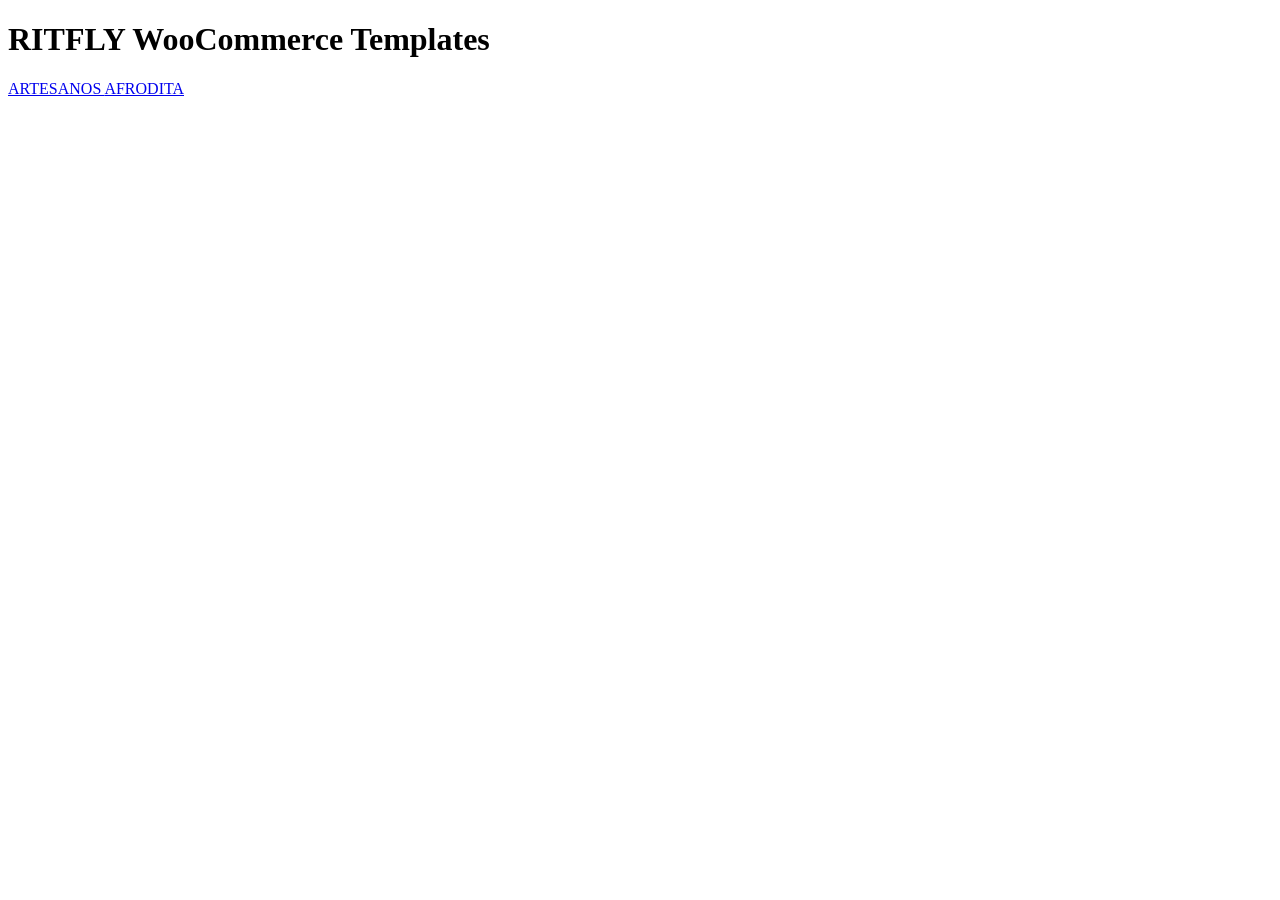
<file: index.html>
<!doctype html>
<html lang="es">
<head>
    <meta charset="utf-8">
    <meta name="viewport" content="width=device-width, initial-scale=1">
    <title>RITFLY — WooCommerce Templates</title>
</head>
<body>
    <h1>RITFLY WooCommerce Templates</h1>

    <a href="./artesanos/">
        ARTESANOS
    </a>
    <a href="./afrodita/">
        AFRODITA
    </a>
</body>
</html>
</file>
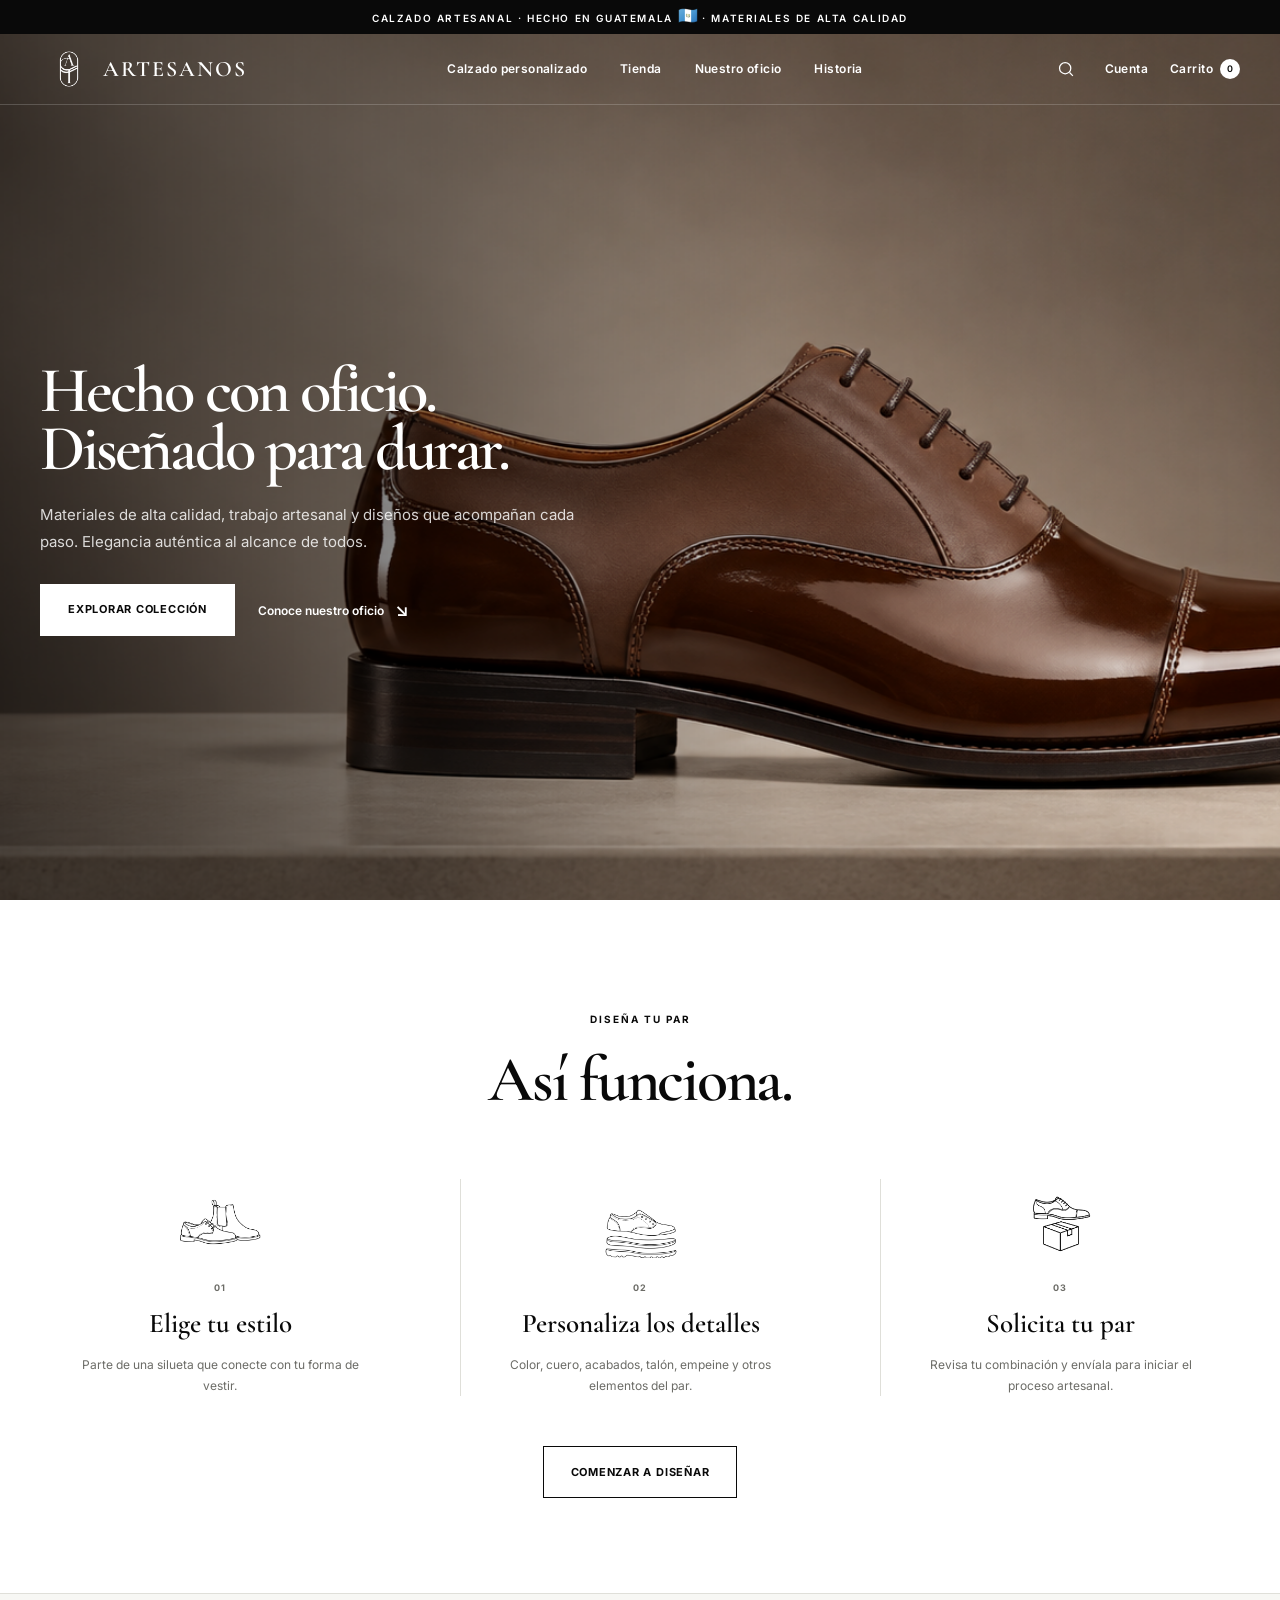
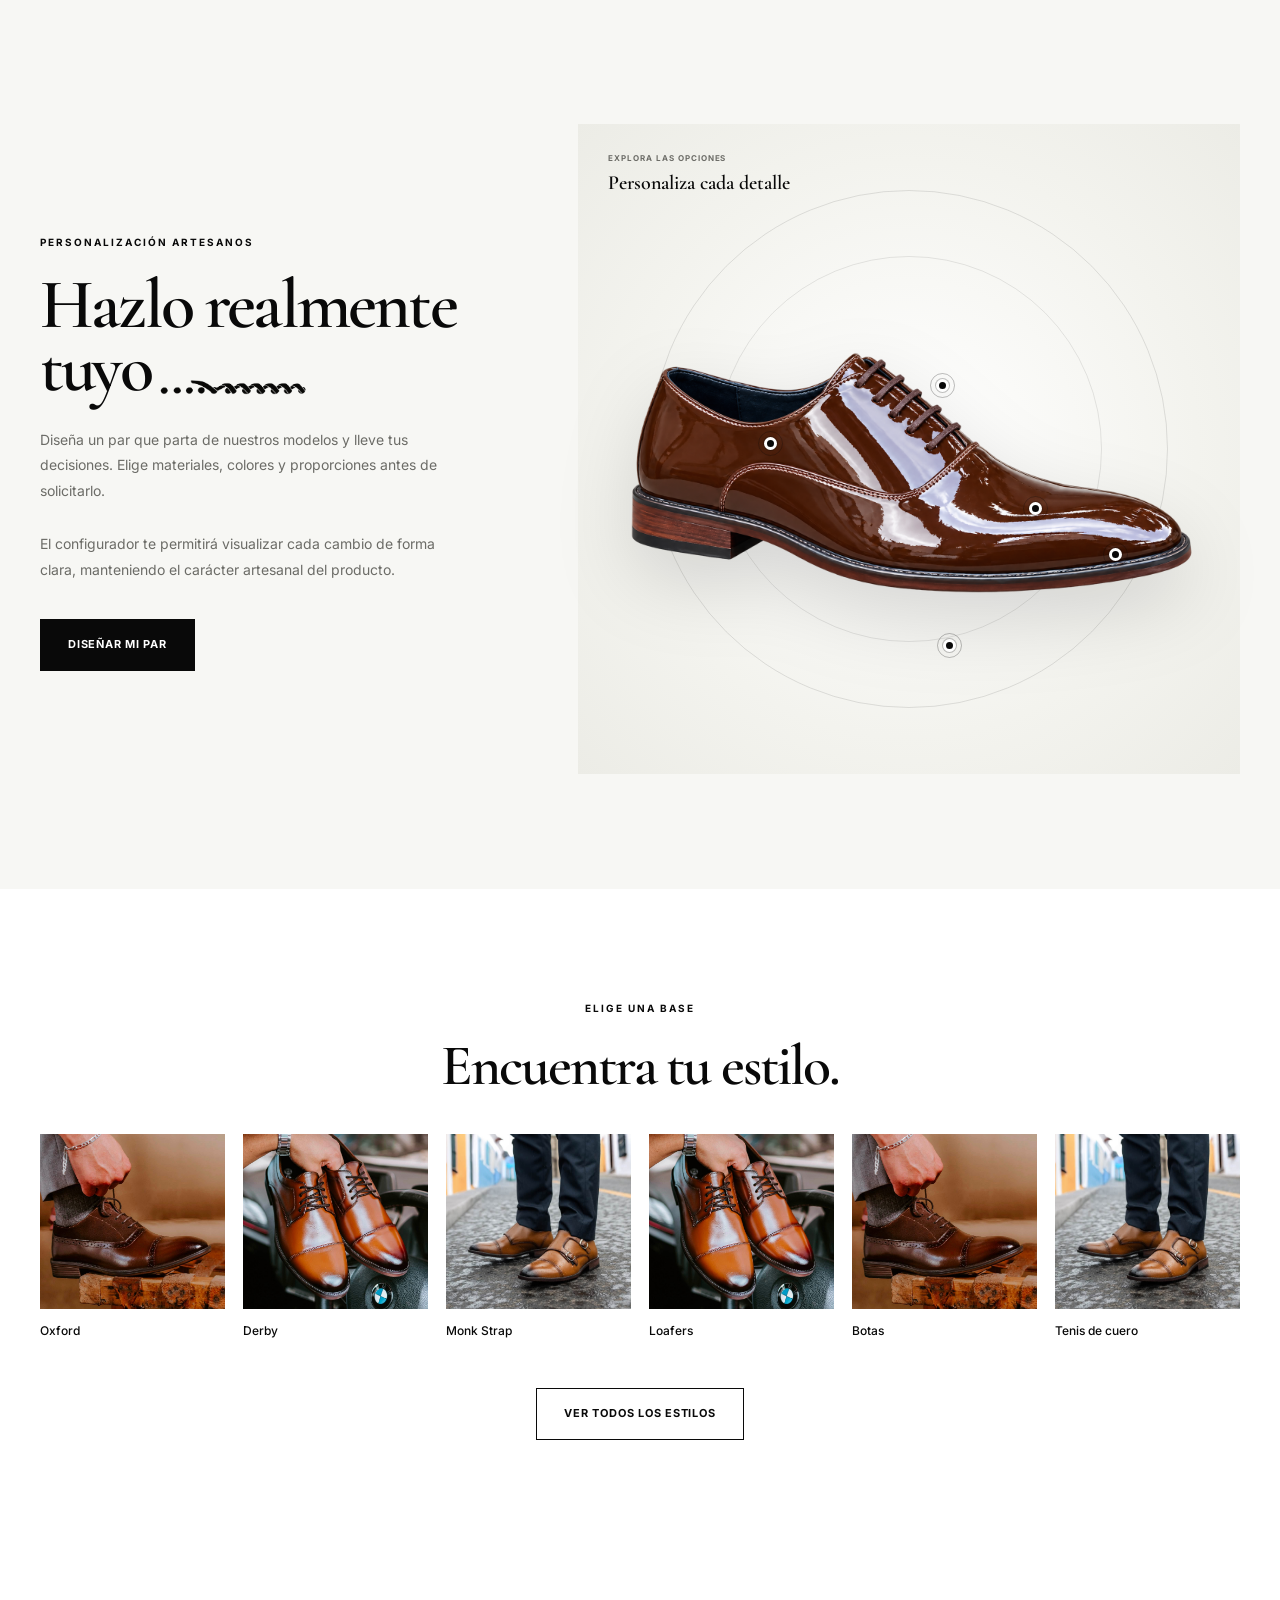
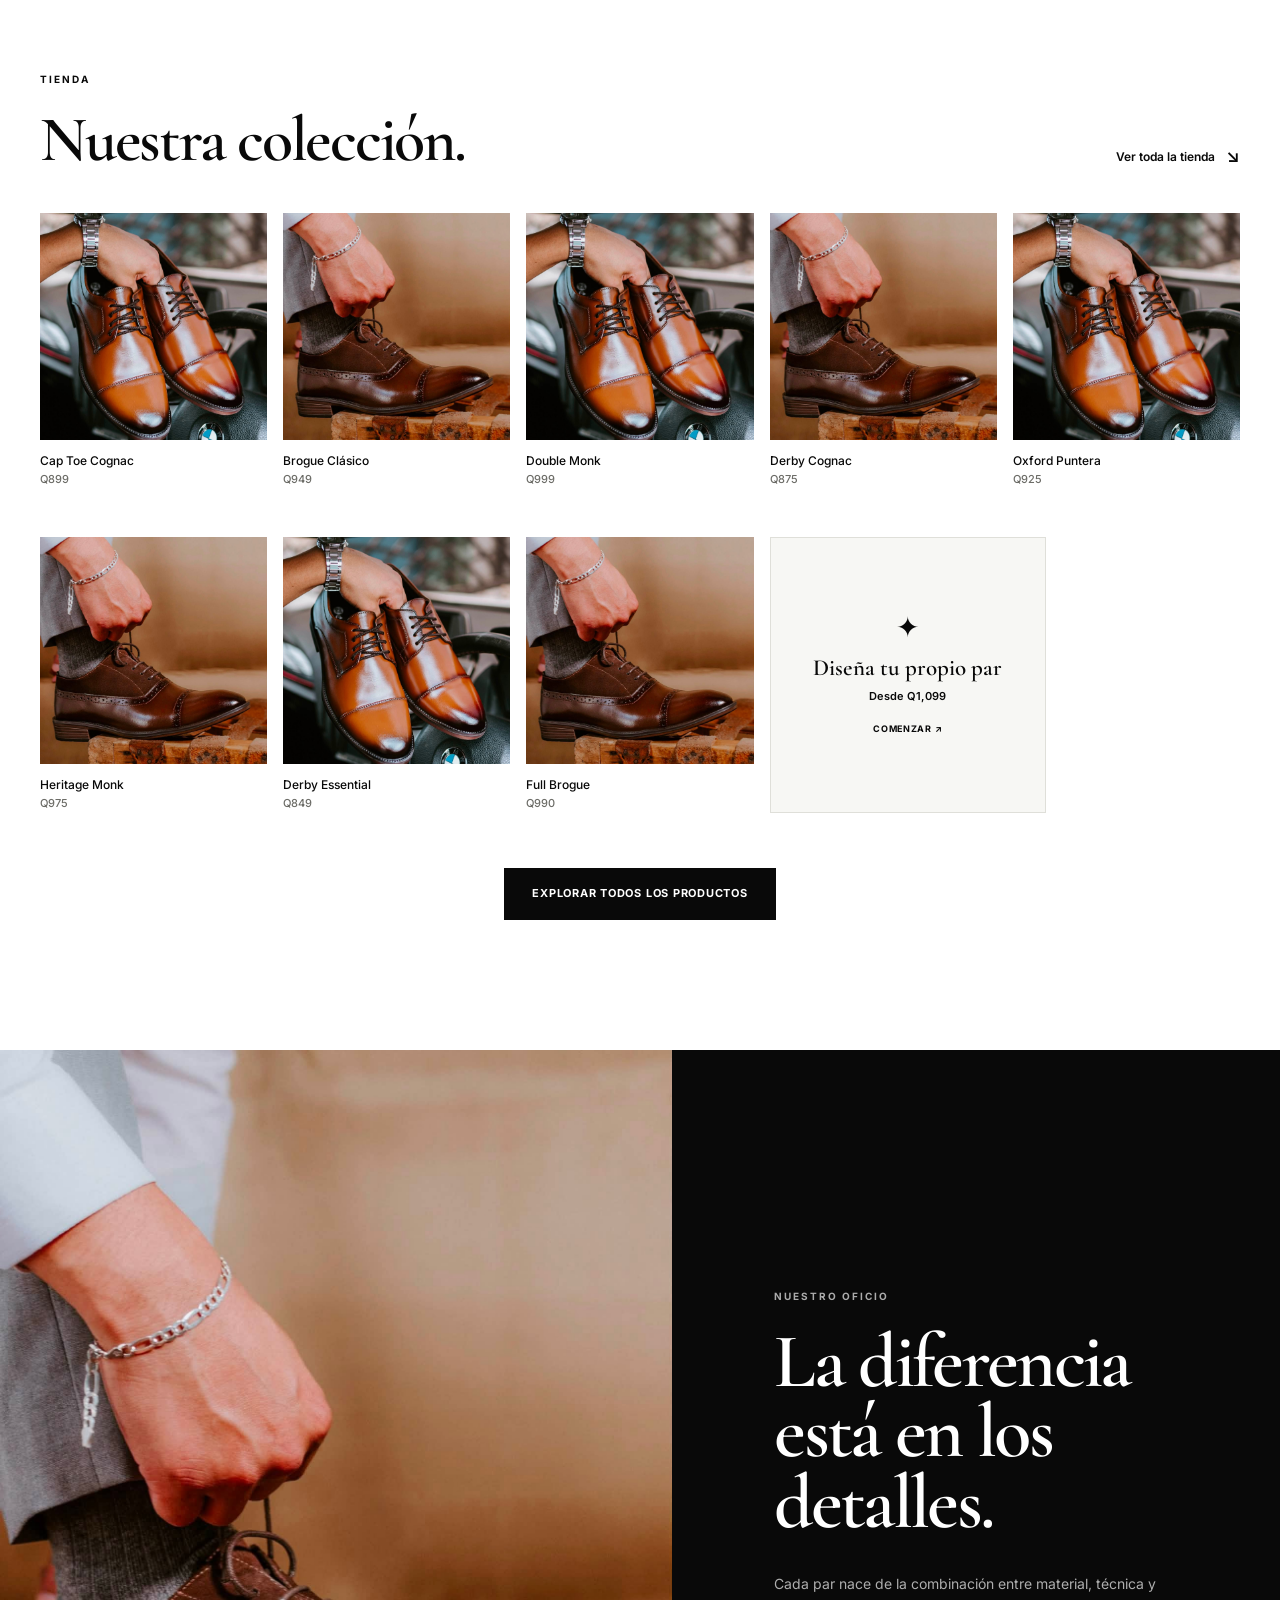
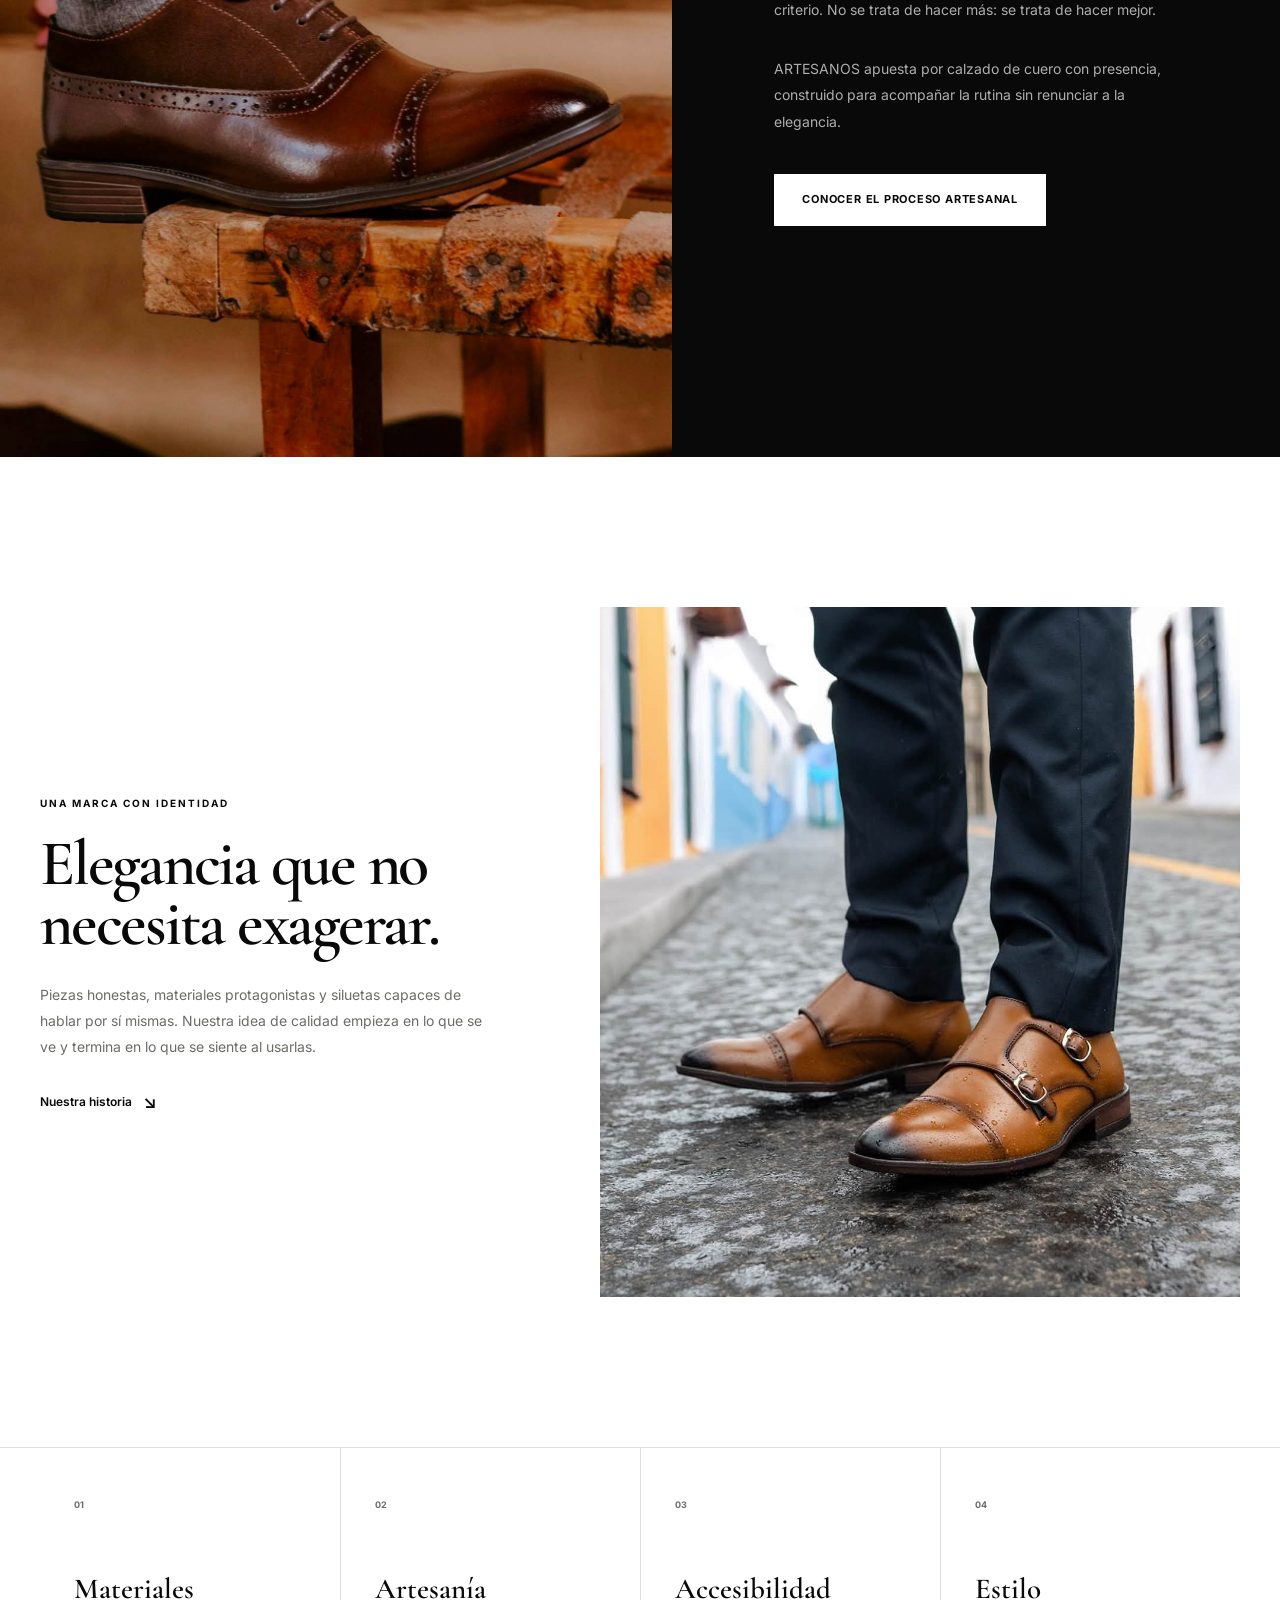
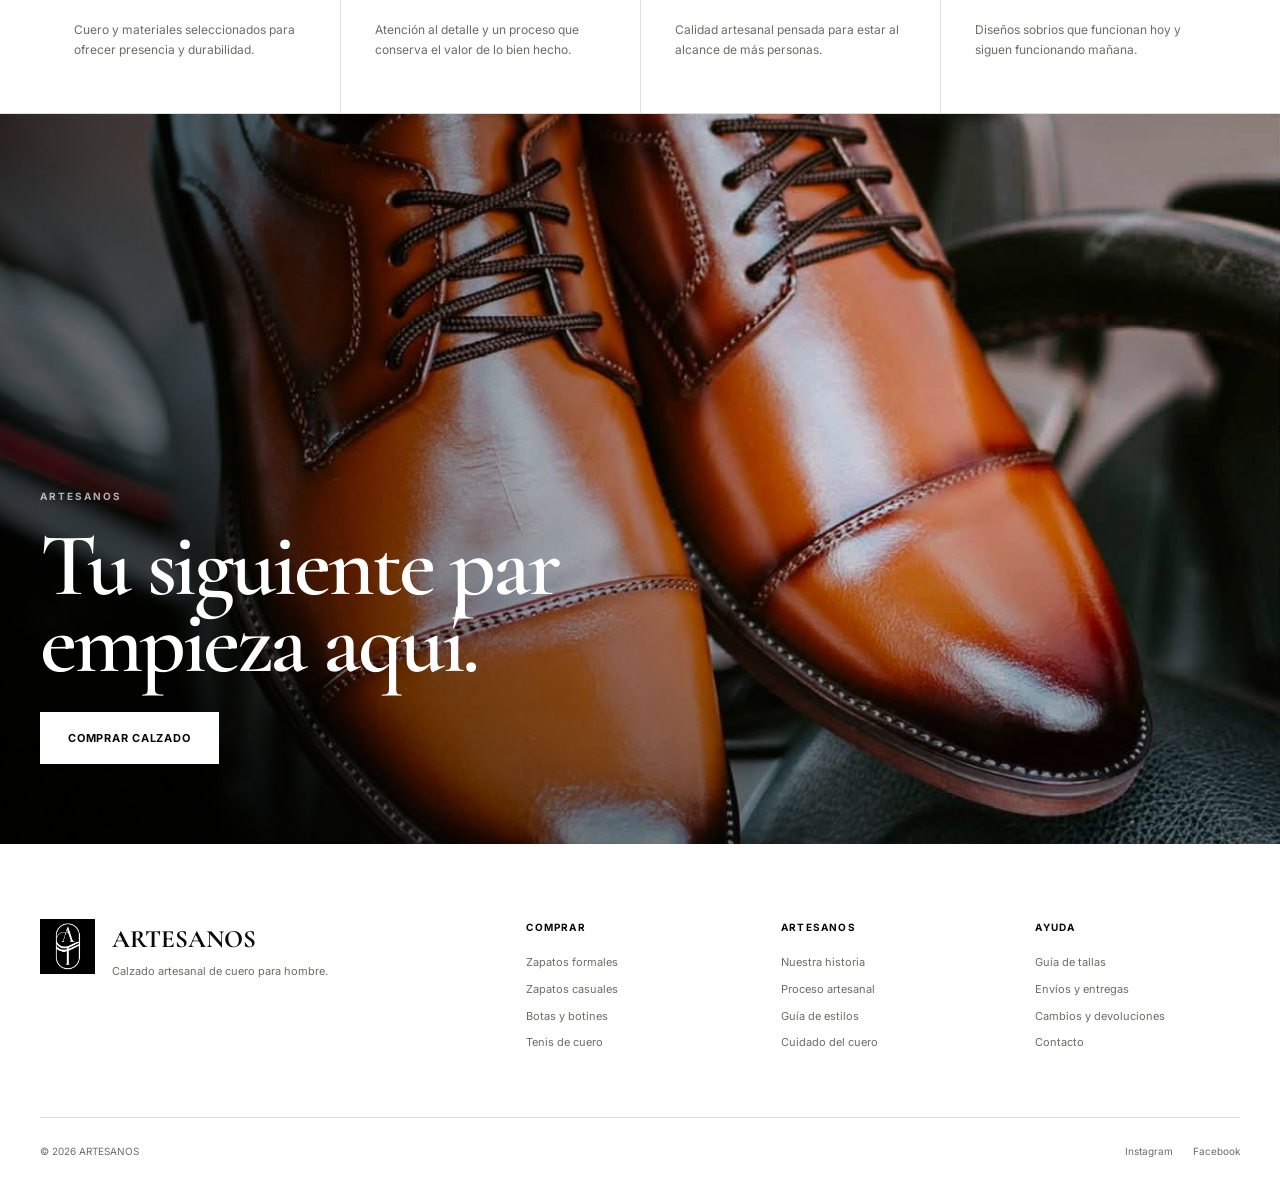
<file: artesanos/index.html>
<!doctype html>
<html lang="es">
<head>
    <meta charset="utf-8">
    <meta name="viewport" content="width=device-width, initial-scale=1">
    <title>ARTESANOS — Calzado artesanal de cuero</title>
    <meta
        name="description"
        content="Plantilla conceptual para ARTESANOS: calzado artesanal de cuero, elegante y accesible."
    >
    <link rel="preconnect" href="https://fonts.googleapis.com">
    <link rel="preconnect" href="https://fonts.gstatic.com" crossorigin>
    <link
        href="https://fonts.googleapis.com/css2?family=Bodoni+Moda:opsz,wght@6..96,500;6..96,600;6..96,700&family=Cormorant+Garamond:wght@500;600;700&family=Inter:wght@400;500;600;700&display=swap"
        rel="stylesheet"
    >
    <link rel="stylesheet" href="styles.css">
</head>
<body>
    <div class="announcement">
        <p>
            <span>
                Calzado artesanal · 
                Hecho en Guatemala <span class="announcement-flag" aria-hidden="true">🇬🇹</span> ·
                Materiales de alta calidad
            </span>
        </p>
    </div>

    <header class="site-header" data-header>
        <div class="shell header-inner">
            <a class="brand" href="#inicio" aria-label="ARTESANOS — Inicio">
                <span class="brand-mark">
                    <img
                        class="brand-logo brand-logo--hero"
                        src="assets/logo_blanco_sin_fondo.png"
                        alt=""
                        aria-hidden="true"
                    >
                    <img
                        class="brand-logo brand-logo--scrolled"
                        src="assets/logo_negro_sin_fondo.png"
                        alt="ARTESANOS"
                    >
                </span>
                <span class="brand-name">ARTESANOS</span>
            </a>

            <button class="menu-toggle" type="button" aria-expanded="false" aria-controls="main-nav">
                <span></span>
                <span></span>
                <span></span>
                <span class="sr-only">Abrir menú</span>
            </button>

            <nav id="main-nav" class="main-nav" aria-label="Navegación principal">
                <a href="#personalizado">Calzado personalizado</a>
                <a href="#tienda">Tienda</a>
                <a href="#oficio">Nuestro oficio</a>
                <a href="#historia">Historia</a>
            </nav>

            <div class="header-actions">
                <button class="icon-button" type="button" aria-label="Buscar">
                    <svg viewBox="0 0 24 24" aria-hidden="true">
                        <circle cx="11" cy="11" r="6.75"></circle>
                        <path d="m16.25 16.25 4 4"></path>
                    </svg>
                </button>

                <a class="text-action" href="#">Cuenta</a>

                <a class="cart-action" href="#">
                    Carrito <span>0</span>
                </a>
            </div>
        </div>
    </header>

    <main id="inicio">
        <section class="hero">
            <div class="hero-copy">
                <div class="hero-copy-inner" data-reveal>
                    <h1>Hecho con oficio.<br>Diseñado para durar.</h1>
                    <p class="hero-lede">
                        Materiales de alta calidad, trabajo artesanal y diseños que acompañan
                        cada paso. Elegancia auténtica al alcance de todos.
                    </p>

                    <div class="hero-actions">
                        <a class="button button-dark" href="#destacados">Explorar colección</a>
                        <a class="link-arrow" href="#oficio">Conoce nuestro oficio <span>↘</span></a>
                    </div>
                    </div>
                </div>
            </div>

            <div class="hero-media" data-hero-slider data-interval="5800">
                <!-- Reemplaza estas cuatro rutas por las imágenes definitivas del Hero. -->
                <img
                    class="hero-slide is-active"
                    src="assets/HERO-oxford.png"
                    alt="Zapatos artesanales de cuero color cognac"
                    data-hero-slide
                    aria-hidden="false"
                >
                <img
                    class="hero-slide"
                    src="assets/HERO-fondo2.png"
                    alt=""
                    data-hero-slide
                    aria-hidden="true"
                >
                <img
                    class="hero-slide"
                    src="assets/HERO-fondo3.png"
                    alt=""
                    data-hero-slide
                    aria-hidden="true"
                >
                <img
                    class="hero-slide"
                    src="assets/HERO-fondo4.png"
                    alt=""
                    data-hero-slide
                    aria-hidden="true"
                >
            </div>
        </section>


        <section id="personalizado" class="personalization-flow">
            <div class="personalization-steps">
                <div class="shell">
                    <header class="personalization-heading" data-reveal>
                        <span class="eyebrow">DISEÑA TU PAR</span>
                        <h2>Así funciona.</h2>
                    </header>

                    <div class="personalization-step-grid">
                        <article data-reveal>
                            <span class="step-icon" aria-hidden="true">
                                <img src="assets/Icono_lineal_zapatos_bota.png" alt="">
                            </span>
                            <span class="step-number">01</span>
                            <h3>Elige tu estilo</h3>
                            <p>Parte de una silueta que conecte con tu forma de vestir.</p>
                        </article>

                        <article data-reveal>
                            <span class="step-icon" aria-hidden="true">
                                <img src="assets/diagrama_tecnico_zapatilla.png" alt="">
                            </span>
                            <span class="step-number">02</span>
                            <h3>Personaliza los detalles</h3>
                            <p>Color, cuero, acabados, talón, empeine y otros elementos del par.</p>
                        </article>

                        <article data-reveal>
                            <span class="step-icon" aria-hidden="true">
                                <img src="assets/envio_zapato_icono.png" alt="">
                            </span>
                            <span class="step-number">03</span>
                            <h3>Solicita tu par</h3>
                            <p>Revisa tu combinación y envíala para iniciar el proceso artesanal.</p>
                        </article>
                    </div>

                    <div class="personalization-steps-cta" data-reveal>
                        <a class="button button-outline" href="#">Comenzar a diseñar</a>
                    </div>
                </div>
            </div>

            <div class="personalization-story">

                <div class="shell personalization-story-grid">
                    <div class="personalization-story-copy" data-reveal>
                        <span class="eyebrow">PERSONALIZACIÓN ARTESANOS</span>
                        <h2>
                            Hazlo realmente
                            <span class="personalization-title-finish">
                                tuyo
                                <img
                                    class="leather-stitch-image"
                                    src="assets/costura_sin_fondo.png"
                                    alt=""
                                    aria-hidden="true"
                                >
                            </span>
                        </h2>
                        <p>
                            Diseña un par que parta de nuestros modelos y lleve tus decisiones.
                            Elige materiales, colores y proporciones antes de solicitarlo.
                        </p>
                        <p>
                            El configurador te permitirá visualizar cada cambio de forma clara,
                            manteniendo el carácter artesanal del producto.
                        </p>
                        <a class="button button-dark" href="#">Diseñar mi par</a>
                    </div>

                    <div class="personalization-visual" data-reveal>
                        <div class="personalization-visual-label">
                            <span>Explora las opciones</span>
                            <strong>Personaliza cada detalle</strong>
                        </div>

                        <img
                            class="personalization-shoe"
                            src="assets/zapato-hotpoints.png"
                            alt="Zapato ARTESANOS personalizable con puntos interactivos"
                        >

                        <button
                            class="shoe-hotpoint shoe-hotpoint--material"
                            type="button"
                            aria-label="Tipo de cuero"
                        >
                            <span class="shoe-hotpoint-dot"></span>
                            <span class="shoe-hotpoint-tooltip">
                                <strong>Tipo de cuero</strong>
                                <small>Elige entre distintas pieles, texturas y acabados.</small>
                            </span>
                        </button>

                        <button
                            class="shoe-hotpoint shoe-hotpoint--laces"
                            type="button"
                            aria-label="Cordones"
                        >
                            <span class="shoe-hotpoint-dot"></span>
                            <span class="shoe-hotpoint-tooltip">
                                <strong>Cordones</strong>
                                <small>Combina color y estilo con el resto del calzado.</small>
                            </span>
                        </button>

                        <button
                            class="shoe-hotpoint shoe-hotpoint--color"
                            type="button"
                            aria-label="Color"
                        >
                            <span class="shoe-hotpoint-dot"></span>
                            <span class="shoe-hotpoint-tooltip">
                                <strong>Color</strong>
                                <small>Personaliza el tono principal del cuero.</small>
                            </span>
                        </button>

                        <button
                            class="shoe-hotpoint shoe-hotpoint--finish"
                            type="button"
                            aria-label="Acabado"
                        >
                            <span class="shoe-hotpoint-dot"></span>
                            <span class="shoe-hotpoint-tooltip">
                                <strong>Acabado</strong>
                                <small>Define brillo, alisado y detalles de la superficie.</small>
                            </span>
                        </button>

                        <button
                            class="shoe-hotpoint shoe-hotpoint--sole"
                            type="button"
                            aria-label="Suela"
                        >
                            <span class="shoe-hotpoint-dot"></span>
                            <span class="shoe-hotpoint-tooltip shoe-hotpoint-tooltip--up">
                                <strong>Suela</strong>
                                <small>Selecciona material, grosor y estilo de la base.</small>
                            </span>
                        </button>
                    </div>
                </div>
            </div>
        </section>

        <section id="destacados" class="style-selector">
            <div class="shell">
                <header class="style-selector-heading" data-reveal>
                    <span class="eyebrow">ELIGE UNA BASE</span>
                    <h2>Encuentra tu estilo.</h2>
                </header>

                <div class="style-selector-track" aria-label="Categorías de calzado">
                    <a class="style-card" href="#" data-reveal>
                        <figure>
                            <img src="assets/artesanos-shoe-02.png" alt="Oxford">
                        </figure>
                        <span>Oxford</span>
                    </a>

                    <a class="style-card" href="#" data-reveal>
                        <figure>
                            <img src="assets/artesanos-shoe-01.png" alt="Derby">
                        </figure>
                        <span>Derby</span>
                    </a>

                    <a class="style-card" href="#" data-reveal>
                        <figure>
                            <img src="assets/artesanos-shoe-03.png" alt="Monk Strap">
                        </figure>
                        <span>Monk Strap</span>
                    </a>

                    <a class="style-card" href="#" data-reveal>
                        <figure>
                            <img src="assets/artesanos-shoe-01.png" alt="Loafers">
                        </figure>
                        <span>Loafers</span>
                    </a>

                    <a class="style-card" href="#" data-reveal>
                        <figure>
                            <img src="assets/artesanos-shoe-02.png" alt="Botas">
                        </figure>
                        <span>Botas</span>
                    </a>

                    <a class="style-card" href="#" data-reveal>
                        <figure>
                            <img src="assets/artesanos-shoe-03.png" alt="Tenis de cuero">
                        </figure>
                        <span>Tenis de cuero</span>
                    </a>
                </div>

                <div class="style-selector-cta" data-reveal>
                    <a class="button button-outline" href="#tienda">Ver todos los estilos</a>
                </div>
            </div>
        </section>


        <section id="tienda" class="section shop-grid-section">
            <div class="shell">
                <header class="shop-simple-heading" data-reveal>
                    <div>
                        <span class="eyebrow">TIENDA</span>
                        <h2>Nuestra colección.</h2>
                    </div>
                    <a class="link-arrow" href="#">Ver toda la tienda <span>↘</span></a>
                </header>

                <div class="shop-grid">
                    <article class="shop-card" data-reveal>
                        <a href="#">
                            <figure>
                                <img class="shop-card-image shop-card-image--primary" src="assets/artesanos-shoe-01.png" alt="Cap Toe Cognac">
                                <img class="shop-card-image shop-card-image--secondary" src="assets/artesanos-shoe-02.png" alt="" aria-hidden="true">
                            </figure>
                            <div class="shop-card-meta">
                                <h3>Cap Toe Cognac</h3>
                                <span class="shop-card-price">Q899</span>
                            </div>
                        </a>
                    </article>

                    <article class="shop-card" data-reveal>
                        <a href="#">
                            <figure>
                                <img class="shop-card-image shop-card-image--primary" src="assets/artesanos-shoe-02.png" alt="Brogue Clásico">
                                <img class="shop-card-image shop-card-image--secondary" src="assets/artesanos-shoe-01.png" alt="" aria-hidden="true">
                            </figure>
                            <div class="shop-card-meta">
                                <h3>Brogue Clásico</h3>
                                <span class="shop-card-price">Q949</span>
                            </div>
                        </a>
                    </article>

                    <article class="shop-card" data-reveal>
                        <a href="#">
                            <figure>
                                <img class="shop-card-image shop-card-image--primary" src="assets/artesanos-shoe-01.png" alt="Double Monk">
                                <img class="shop-card-image shop-card-image--secondary" src="assets/artesanos-shoe-02.png" alt="" aria-hidden="true">
                            </figure>
                            <div class="shop-card-meta">
                                <h3>Double Monk</h3>
                                <span class="shop-card-price">Q999</span>
                            </div>
                        </a>
                    </article>

                    <article class="shop-card" data-reveal>
                        <a href="#">
                            <figure>
                                <img class="shop-card-image shop-card-image--primary" src="assets/artesanos-shoe-02.png" alt="Derby Cognac">
                                <img class="shop-card-image shop-card-image--secondary" src="assets/artesanos-shoe-01.png" alt="" aria-hidden="true">
                            </figure>
                            <div class="shop-card-meta">
                                <h3>Derby Cognac</h3>
                                <span class="shop-card-price">Q875</span>
                            </div>
                        </a>
                    </article>

                    <article class="shop-card" data-reveal>
                        <a href="#">
                            <figure>
                                <img class="shop-card-image shop-card-image--primary" src="assets/artesanos-shoe-01.png" alt="Oxford Puntera">
                                <img class="shop-card-image shop-card-image--secondary" src="assets/artesanos-shoe-02.png" alt="" aria-hidden="true">
                            </figure>
                            <div class="shop-card-meta">
                                <h3>Oxford Puntera</h3>
                                <span class="shop-card-price">Q925</span>
                            </div>
                        </a>
                    </article>

                    <article class="shop-card" data-reveal>
                        <a href="#">
                            <figure>
                                <img class="shop-card-image shop-card-image--primary" src="assets/artesanos-shoe-02.png" alt="Heritage Monk">
                                <img class="shop-card-image shop-card-image--secondary" src="assets/artesanos-shoe-01.png" alt="" aria-hidden="true">
                            </figure>
                            <div class="shop-card-meta">
                                <h3>Heritage Monk</h3>
                                <span class="shop-card-price">Q975</span>
                            </div>
                        </a>
                    </article>

                    <article class="shop-card" data-reveal>
                        <a href="#">
                            <figure>
                                <img class="shop-card-image shop-card-image--primary" src="assets/artesanos-shoe-01.png" alt="Derby Essential">
                                <img class="shop-card-image shop-card-image--secondary" src="assets/artesanos-shoe-02.png" alt="" aria-hidden="true">
                            </figure>
                            <div class="shop-card-meta">
                                <h3>Derby Essential</h3>
                                <span class="shop-card-price">Q849</span>
                            </div>
                        </a>
                    </article>

                    <article class="shop-card" data-reveal>
                        <a href="#">
                            <figure>
                                <img class="shop-card-image shop-card-image--primary" src="assets/artesanos-shoe-02.png" alt="Full Brogue">
                                <img class="shop-card-image shop-card-image--secondary" src="assets/artesanos-shoe-01.png" alt="" aria-hidden="true">
                            </figure>
                            <div class="shop-card-meta">
                                <h3>Full Brogue</h3>
                                <span class="shop-card-price">Q990</span>
                            </div>
                        </a>
                    </article>

                    <article class="shop-card shop-card--designer" data-reveal>
                        <a href="#personalizado">
                            <div class="shop-designer-card">
                                <span class="shop-designer-icon" aria-hidden="true">✦</span>
                                <span>Diseña tu propio par</span>
                                <strong>Desde Q1,099</strong>
                                <em>Comenzar ↗</em>
                            </div>
                        </a>
                    </article>
                </div>

                <div class="section-cta" data-reveal>
                    <a class="button button-dark" href="#">Explorar todos los productos</a>
                </div>
            </div>
        </section>

        <section id="oficio" class="craft-story">
            <div class="craft-media">
                <img src="assets/artesanos-shoe-02.png" alt="Detalle de calzado artesanal de cuero">
            </div>

            <div class="craft-copy">
                <div data-reveal>
                    <span class="eyebrow eyebrow-light">NUESTRO OFICIO</span>
                    <h2>La diferencia está en los detalles.</h2>
                    <p>
                        Cada par nace de la combinación entre material, técnica y criterio.
                        No se trata de hacer más: se trata de hacer mejor.
                    </p>
                    <p>
                        ARTESANOS apuesta por calzado de cuero con presencia, construido para
                        acompañar la rutina sin renunciar a la elegancia.
                    </p>
                    <a class="button button-light" href="#">Conocer el proceso artesanal</a>
                </div>
            </div>
        </section>

        <section id="historia" class="section editorial">
            <div class="shell editorial-grid">
                <div class="editorial-copy" data-reveal>
                    <span class="eyebrow">UNA MARCA CON IDENTIDAD</span>
                    <h2>Elegancia que no necesita exagerar.</h2>
                    <p>
                        Piezas honestas, materiales protagonistas y siluetas capaces de hablar
                        por sí mismas. Nuestra idea de calidad empieza en lo que se ve y termina
                        en lo que se siente al usarlas.
                    </p>
                    <a class="link-arrow" href="#">Nuestra historia <span>↘</span></a>
                </div>

                <div class="editorial-image" data-reveal>
                    <img src="assets/artesanos-shoe-03.png" alt="Calzado ARTESANOS en uso">
                </div>
            </div>
        </section>

        <section class="values">
            <div class="shell values-grid">
                <article data-reveal>
                    <span>01</span>
                    <h3>Materiales</h3>
                    <p>Cuero y materiales seleccionados para ofrecer presencia y durabilidad.</p>
                </article>

                <article data-reveal>
                    <span>02</span>
                    <h3>Artesanía</h3>
                    <p>Atención al detalle y un proceso que conserva el valor de lo bien hecho.</p>
                </article>

                <article data-reveal>
                    <span>03</span>
                    <h3>Accesibilidad</h3>
                    <p>Calidad artesanal pensada para estar al alcance de más personas.</p>
                </article>

                <article data-reveal>
                    <span>04</span>
                    <h3>Estilo</h3>
                    <p>Diseños sobrios que funcionan hoy y siguen funcionando mañana.</p>
                </article>
            </div>
        </section>

        <section class="closing-banner">
            <img src="assets/artesanos-shoe-01.png" alt="">
            <div class="closing-overlay"></div>
            <div class="shell closing-content" data-reveal>
                <span class="eyebrow eyebrow-light">ARTESANOS</span>
                <h2>Tu siguiente par empieza aquí.</h2>
                <a class="button button-light" href="#">Comprar calzado</a>
            </div>
        </section>
    </main>

    <footer class="site-footer">
        <div class="shell footer-top">
            <div class="footer-brand">
                <span class="footer-logo">
                    <img src="assets/artesanos-logo.png" alt="ARTESANOS">
                </span>
                <div>
                    <strong>ARTESANOS</strong>
                    <p>Calzado artesanal de cuero para hombre.</p>
                </div>
            </div>

            <div class="footer-column">
                <h3>Comprar</h3>
                <a href="#">Zapatos formales</a>
                <a href="#">Zapatos casuales</a>
                <a href="#">Botas y botines</a>
                <a href="#">Tenis de cuero</a>
            </div>

            <div class="footer-column">
                <h3>ARTESANOS</h3>
                <a href="#">Nuestra historia</a>
                <a href="#">Proceso artesanal</a>
                <a href="#">Guía de estilos</a>
                <a href="#">Cuidado del cuero</a>
            </div>

            <div class="footer-column">
                <h3>Ayuda</h3>
                <a href="#">Guía de tallas</a>
                <a href="#">Envíos y entregas</a>
                <a href="#">Cambios y devoluciones</a>
                <a href="#">Contacto</a>
            </div>
        </div>

        <div class="shell footer-bottom">
            <span>© 2026 ARTESANOS</span>
            <div>
                <a href="#">Instagram</a>
                <a href="#">Facebook</a>
            </div>
        </div>
    </footer>

    <script src="app.js"></script>
</body>
</html>
</file>
<file: artesanos/styles.css>
:root {
    --black: #090909;
    --white: #ffffff;
    --paper: #f7f7f4;
    --line: #dfdfd9;
    --muted: #6c6c67;
    --soft: #efefe9;
    --display: "Cormorant Garamond", Georgia, serif;
    --brand: "Cormorant Garamond", Georgia, serif;
    --sans: "Inter", Arial, sans-serif;
    --shell: 1440px;
    --announcement-height: 34px;
    --ease: cubic-bezier(.22, 1, .36, 1);
}

* {
    box-sizing: border-box;
}

html {
    scroll-behavior: smooth;
}

body {
    margin: 0;
    background: var(--white);
    color: var(--black);
    font-family: var(--sans);
    font-size: 16px;
    line-height: 1.6;
}

body.menu-open {
    overflow: hidden;
}

img {
    display: block;
    width: 100%;
}

a {
    color: inherit;
    text-decoration: none;
}

button,
input {
    font: inherit;
}

button {
    color: inherit;
}

.sr-only {
    position: absolute;
    width: 1px;
    height: 1px;
    overflow: hidden;
    clip: rect(0, 0, 0, 0);
    white-space: nowrap;
}

.shell {
    width: min(var(--shell), calc(100% - 80px));
    margin-inline: auto;
}

.announcement {
    display: grid;
    place-items: center;
    height: var(--announcement-height);
    padding: 7px 20px;
    background: var(--black);
    color: var(--white);
    text-align: center;
}

.announcement p {
    display: inline-flex;
    align-items: center;
    justify-content: center;
    gap: 9px;
    margin: 0;
    font-size: 10px;
    font-weight: 600;
    letter-spacing: .16em;
    text-transform: uppercase;
}

.announcement-flag {
    display: inline-block;
    font-size: 16px;
    line-height: 1;
    letter-spacing: 0;
    transform: translateY(-1px);
}

.site-header {
    position: absolute;
    top: var(--announcement-height);
    left: 0;
    right: 0;
    z-index: 80;
    color: var(--white);
    border-bottom: 1px solid rgba(255, 255, 255, .18);
    background: transparent;
    backdrop-filter: none;
    transition:
        color .35s ease,
        background .35s ease,
        border-color .35s ease,
        box-shadow .35s ease;
}

.site-header.is-scrolled {
    position: fixed;
    top: 0;
    color: var(--black);
    border-color: var(--line);
    background: rgba(255, 255, 255, .96);
    backdrop-filter: blur(18px);
    box-shadow: 0 9px 30px rgba(0, 0, 0, .04);
}

.header-inner {
    min-height: 70px;
    display: grid;
    grid-template-columns: 290px 1fr 260px;
    align-items: center;
    gap: 32px;
}

.brand {
    display: inline-flex;
    align-items: center;
    gap: 13px;
    width: fit-content;
    min-height: 60px;
    padding: 7px 20px 7px 8px;
    border-radius: 5px;
}

.brand-mark {
    width: 42px;
    height: 42px;
    overflow: hidden;
    background: transparent;
}

.brand-mark {
    position: relative;
}

.brand-logo {
    position: absolute;
    inset: 0;
    width: 100%;
    height: 100%;
    object-fit: cover;
    transition: opacity .28s ease;
}

.brand-logo--hero {
    opacity: 1;
}

.brand-logo--scrolled {
    opacity: 0;
}

.site-header.is-scrolled .brand-logo--hero {
    opacity: 0;
}

.site-header.is-scrolled .brand-logo--scrolled {
    opacity: 1;
}

.brand-name {
    font-family: var(--brand);
    font-size: 22px;
    font-weight: 600;
    letter-spacing: .09em;
    line-height: 1;
}

.main-nav {
    justify-self: center;
    display: flex;
    align-items: center;
    gap: 33px;
}

.main-nav a,
.text-action,
.cart-action {
    position: relative;
    font-size: 12px;
    font-weight: 600;
    letter-spacing: .035em;
}

.main-nav a::after,
.text-action::after {
    content: "";
    position: absolute;
    left: 0;
    right: 100%;
    bottom: -5px;
    height: 1px;
    background: currentColor;
    transition: right .35s var(--ease);
}

.main-nav a:hover::after,
.text-action:hover::after {
    right: 0;
}

.header-actions {
    justify-self: end;
    display: flex;
    align-items: center;
    gap: 22px;
}

.icon-button {
    width: 34px;
    height: 34px;
    padding: 7px;
    border: 0;
    background: transparent;
    cursor: pointer;
}

.icon-button svg {
    width: 100%;
    fill: none;
    stroke: currentColor;
    stroke-width: 1.5;
}

.cart-action {
    display: inline-flex;
    align-items: center;
    gap: 7px;
}

.cart-action span {
    min-width: 20px;
    height: 20px;
    display: grid;
    place-items: center;
    border-radius: 999px;
    background: var(--white);
    color: var(--black);
    font-size: 9px;
    transition:
        color .35s ease,
        background .35s ease;
}

.site-header.is-scrolled .cart-action span {
    background: var(--black);
    color: var(--white);
}

.menu-toggle {
    display: none;
}

.hero {
    position: relative;
    height: calc(100svh - var(--announcement-height));
    min-height: 620px;
    max-height: 900px;
    overflow: hidden;
    background: var(--black);
    color: var(--white);
}

.hero::after {
    content: "";
    position: absolute;
    inset: 0;
    z-index: 1;
    pointer-events: none;
    background:
        linear-gradient(
            90deg,
            rgba(0, 0, 0, .64) 0%,
            rgba(0, 0, 0, .44) 34%,
            rgba(0, 0, 0, .16) 62%,
            rgba(0, 0, 0, .03) 100%
        );
}

.hero-copy {
    position: relative;
    z-index: 2;
    width: min(760px, 56vw);
    min-height: 100%;
    display: grid;
    align-items: center;
    padding: 118px 6.5vw 54px max(40px, calc((100vw - var(--shell)) / 2));
}

.hero-copy-inner {
    max-width: 660px;
}

.eyebrow {
    display: inline-block;
    margin-bottom: 23px;
    font-size: 10px;
    font-weight: 700;
    letter-spacing: .2em;
    text-transform: uppercase;
}

.hero h1,
.section-head h2,
.craft-copy h2,
.editorial-copy h2,
.closing-content h2 {
    margin: 0;
    font-family: var(--display);
    font-weight: 600;
    letter-spacing: -.035em;
}

.hero h1 {
    max-width: 760px;
    font-family: var(--brand);
    font-size: clamp(52px, min(5.05vw, 8.7vh), 84px);
    font-weight: 600;
    line-height: .9;
    letter-spacing: -.045em;
}

.hero-lede {
    max-width: 550px;
    margin: 23px 0 0;
    color: rgba(255, 255, 255, .82);
    font-size: 15px;
    line-height: 1.8;
}

.hero-actions {
    display: flex;
    flex-wrap: wrap;
    align-items: center;
    gap: 23px;
    margin-top: 29px;
}

.hero .button-dark {
    border-color: var(--white);
    background: var(--white);
    color: var(--black);
}

.hero .button-dark:hover {
    background: transparent;
    color: var(--white);
}

.hero .link-arrow {
    color: var(--white);
}

.button {
    min-height: 52px;
    display: inline-flex;
    align-items: center;
    justify-content: center;
    padding: 0 27px;
    border: 1px solid transparent;
    font-size: 11px;
    font-weight: 700;
    letter-spacing: .07em;
    text-transform: uppercase;
    transition:
        background .35s var(--ease),
        color .35s var(--ease),
        border-color .35s var(--ease),
        transform .35s var(--ease);
}

.button:hover {
    transform: translateY(-2px);
}

.button-dark {
    background: var(--black);
    color: var(--white);
}

.button-dark:hover {
    background: #2b2b2b;
}

.button-outline {
    border-color: var(--black);
    background: transparent;
}

.button-outline:hover {
    background: var(--black);
    color: var(--white);
}

.button-light {
    border-color: var(--white);
    background: var(--white);
    color: var(--black);
}

.button-light:hover {
    background: transparent;
    color: var(--white);
}

.link-arrow {
    display: inline-flex;
    align-items: center;
    gap: 11px;
    font-size: 12px;
    font-weight: 600;
}

.link-arrow span {
    font-size: 18px;
    transition: transform .35s var(--ease);
}

.link-arrow:hover span {
    transform: translate(4px, 4px);
}

.hero-meta {
    max-width: 640px;
    display: grid;
    grid-template-columns: repeat(3, 1fr);
    gap: 22px;
    margin-top: 38px;
    padding-top: 16px;
    border-top: 1px solid #cfcfc8;
}

.hero-meta > div {
    display: grid;
    grid-template-columns: auto 1fr;
    gap: 11px;
    align-items: start;
}

.hero-meta span {
    color: var(--muted);
    font-size: 9px;
    font-weight: 700;
}

.hero-meta p {
    margin: 0;
    font-size: 10px;
    font-weight: 600;
    line-height: 1.5;
    text-transform: uppercase;
}

.hero-media {
    position: absolute;
    inset: 0;
    z-index: 0;
    width: 100%;
    height: 100%;
    overflow: hidden;
    background: #d8d2cc;
}

.hero-slide {
    position: absolute;
    inset: -4% 0 auto;
    width: 100%;
    height: 112%;
    object-fit: cover;
    object-position: center 58%;
    opacity: 0;
    transform: scale(1.02);
    will-change: opacity, transform;
    transition: opacity 1.15s ease;
    pointer-events: none;
}

.hero-slide.is-active {
    opacity: 1;
    animation: hero-cinematic-zoom 5.8s linear forwards;
}

@keyframes hero-cinematic-zoom {
    from {
        transform: scale(1.02);
    }

    to {
        transform: scale(1.065);
    }
}

.hero-caption {
    position: absolute;
    right: 28px;
    bottom: 28px;
    min-width: 190px;
    padding: 18px 20px;
    background: rgba(255, 255, 255, .91);
    backdrop-filter: blur(10px);
}

.hero-caption span,
.hero-caption strong {
    display: block;
}

.hero-caption span {
    margin-bottom: 3px;
    color: var(--muted);
    font-size: 9px;
    font-weight: 700;
    letter-spacing: .18em;
}

.hero-caption strong {
    font-family: var(--display);
    font-size: 19px;
}

.section {
    padding: 130px 0;
}

.section-head {
    display: grid;
    grid-template-columns: 1fr 420px;
    gap: 50px;
    align-items: end;
    margin-bottom: 52px;
}

.section-head h2 {
    font-size: clamp(48px, 6vw, 76px);
    line-height: .95;
}

.section-head p {
    margin: 0 0 8px;
    color: var(--muted);
    font-size: 14px;
    line-height: 1.75;
}



/* Personalización */
.personalization-flow {
    background: var(--white);
}

.personalization-steps {
    padding: 105px 0 95px;
    border-bottom: 1px solid var(--line);
}

.personalization-heading {
    max-width: 760px;
    margin: 0 auto 68px;
    text-align: center;
}

.personalization-heading h2 {
    margin: 0;
    font-family: var(--display);
    font-size: clamp(48px, 5vw, 70px);
    font-weight: 600;
    line-height: .95;
    letter-spacing: -.035em;
}

.personalization-step-grid {
    display: grid;
    grid-template-columns: repeat(3, 1fr);
    gap: 60px;
}

.personalization-step-grid article {
    position: relative;
    min-height: 210px;
    padding: 0 28px;
    text-align: center;
}

.personalization-step-grid article + article {
    border-left: 1px solid var(--line);
}

.step-icon {
    width: 84px;
    height: 84px;
    display: grid;
    place-items: center;
    margin: 0 auto 18px;
}

.step-icon svg {
    width: 46px;
    height: 46px;
    fill: none;
    stroke: var(--black);
    stroke-width: 1.45;
    stroke-linecap: round;
    stroke-linejoin: round;
}

.step-number {
    display: block;
    margin-bottom: 7px;
    color: var(--muted);
    font-size: 9px;
    font-weight: 700;
    letter-spacing: .12em;
}

.personalization-step-grid h3 {
    margin: 0;
    font-family: var(--display);
    font-size: 27px;
    font-weight: 600;
}

.personalization-step-grid p {
    max-width: 340px;
    margin: 9px auto 0;
    color: var(--muted);
    font-size: 12px;
    line-height: 1.75;
}

.personalization-steps-cta {
    margin-top: 50px;
    text-align: center;
}

.personalization-story {
    position: relative;
    padding: 130px 0 115px;
    background: var(--paper);
}

.personalization-title-finish {
    display: inline-flex;
    align-items: baseline;
    gap: .08em;
    white-space: nowrap;
}

.leather-stitch-image {
    display: inline-block;
    flex: 0 0 auto;
    width: clamp(150px, 12vw, 250px);
    height: auto;
    pointer-events: none;
    user-select: none;
    transform: translateY(.08em);
}

.personalization-story-grid {
    display: grid;
    grid-template-columns: .78fr 1.22fr;
    gap: clamp(70px, 9vw, 145px);
    align-items: center;
}

.personalization-story-copy h2 {
    max-width: 560px;
    margin: 0;
    font-family: var(--display);
    font-size: clamp(54px, 5.5vw, 82px);
    font-weight: 600;
    line-height: .9;
    letter-spacing: -.04em;
}

.personalization-story-copy p {
    max-width: 540px;
    margin: 27px 0 0;
    color: var(--muted);
    font-size: 14px;
    line-height: 1.85;
}

.personalization-story-copy .button {
    margin-top: 36px;
}

.personalization-visual {
    position: relative;
    min-height: 650px;
    display: grid;
    place-items: center;
    overflow: visible;
    background:
        radial-gradient(circle at center, #ffffff 0%, #f3f3ee 62%, #ecece6 100%);
}

.personalization-visual::before {
    content: "";
    position: absolute;
    width: min(78%, 610px);
    aspect-ratio: 1;
    border: 1px solid rgba(9, 9, 9, .11);
    border-radius: 50%;
}

.personalization-visual::after {
    content: "";
    position: absolute;
    width: min(58%, 455px);
    aspect-ratio: 1;
    border: 1px solid rgba(9, 9, 9, .09);
    border-radius: 50%;
}

.personalization-visual-label {
    position: absolute;
    top: 28px;
    left: 30px;
    z-index: 5;
}

.personalization-visual-label span,
.personalization-visual-label strong {
    display: block;
}

.personalization-visual-label span {
    margin-bottom: 2px;
    color: var(--muted);
    font-size: 8px;
    font-weight: 700;
    letter-spacing: .12em;
    text-transform: uppercase;
}

.personalization-visual-label strong {
    font-family: var(--display);
    font-size: 20px;
    font-weight: 600;
}

.personalization-shoe {
    position: relative;
    z-index: 2;
    width: 88%;
    max-height: 540px;
    object-fit: contain;
    filter: drop-shadow(0 28px 38px rgba(0, 0, 0, .14));
}

.shoe-hotpoint {
    position: absolute;
    z-index: 6;
    width: 28px;
    height: 28px;
    display: grid;
    place-items: center;
    padding: 0;
    border: 0;
    border-radius: 50%;
    background: transparent;
    cursor: pointer;
}

.shoe-hotpoint-dot {
    position: relative;
    width: 13px;
    height: 13px;
    display: block;
    border: 3px solid var(--white);
    border-radius: 50%;
    background: var(--black);
    box-shadow: 0 0 0 1px rgba(9, 9, 9, .24);
}

.shoe-hotpoint-dot::after {
    content: "";
    position: absolute;
    inset: -9px;
    border: 1px solid rgba(9, 9, 9, .26);
    border-radius: 50%;
    animation: hotspot-pulse 2.2s ease-out infinite;
}

@keyframes hotspot-pulse {
    0% {
        opacity: .8;
        transform: scale(.65);
    }

    70%,
    100% {
        opacity: 0;
        transform: scale(1.45);
    }
}

.shoe-hotpoint-tooltip {
    position: absolute;
    left: 23px;
    top: 50%;
    width: 205px;
    padding: 13px 15px;
    border: 1px solid rgba(9, 9, 9, .10);
    border-radius: 10px;
    background: rgba(255, 255, 255, .96);
    box-shadow: 0 16px 36px rgba(0, 0, 0, .10);
    text-align: left;
    opacity: 0;
    pointer-events: none;
    transform: translate(8px, -50%);
    transition:
        opacity .25s var(--ease),
        transform .25s var(--ease);
}

.shoe-hotpoint-tooltip strong,
.shoe-hotpoint-tooltip small {
    display: block;
}

.shoe-hotpoint-tooltip strong {
    margin-bottom: 4px;
    font-size: 10px;
    font-weight: 700;
    letter-spacing: .06em;
    text-transform: uppercase;
}

.shoe-hotpoint-tooltip small {
    color: var(--muted);
    font-size: 10px;
    line-height: 1.5;
}

.shoe-hotpoint-tooltip--up {
    left: 50%;
    top: auto;
    bottom: 23px;
    transform: translate(-50%, 8px);
}

.shoe-hotpoint:hover .shoe-hotpoint-tooltip,
.shoe-hotpoint:focus-visible .shoe-hotpoint-tooltip {
    opacity: 1;
    transform: translate(0, -50%);
}

.shoe-hotpoint:hover .shoe-hotpoint-tooltip--up,
.shoe-hotpoint:focus-visible .shoe-hotpoint-tooltip--up {
    transform: translate(-50%, 0);
}

.shoe-hotpoint:focus-visible {
    outline: 2px solid var(--black);
    outline-offset: 3px;
}

.shoe-hotpoint--material {
    left: 27%;
    top: 47%;
}

.shoe-hotpoint--laces {
    left: 53%;
    top: 38%;
}

.shoe-hotpoint--color {
    left: 67%;
    top: 57%;
}

.shoe-hotpoint--finish {
    left: 79%;
    top: 64%;
}

.shoe-hotpoint--sole {
    left: 54%;
    top: 78%;
}

/* Categorías / estilos */
.style-selector {
    padding: 105px 0 95px;
    background: var(--white);
    overflow: hidden;
}

.style-selector-heading {
    margin-bottom: 40px;
    text-align: center;
}

.style-selector-heading h2 {
    margin: 0;
    font-family: var(--display);
    font-size: clamp(46px, 4.5vw, 64px);
    font-weight: 600;
    line-height: .95;
    letter-spacing: -.035em;
}

.style-selector-track {
    display: grid;
    grid-template-columns: repeat(6, minmax(0, 1fr));
    gap: 18px;
}

.style-card {
    min-width: 0;
}

.style-card figure {
    position: relative;
    aspect-ratio: 1.06;
    overflow: hidden;
    margin: 0;
    background: #efefec;
}

.style-card figure img {
    width: 100%;
    height: 100%;
    object-fit: cover;
    object-position: center 67%;
    transition: transform .7s var(--ease);
}

.style-card:hover figure img {
    transform: scale(1.025);
}

.style-card > span {
    display: block;
    margin-top: 12px;
    font-size: 12px;
    font-weight: 500;
}

.style-selector-cta {
    margin-top: 48px;
    text-align: center;
}


.shop-grid-section {
    background: var(--white);
}

.shop-simple-heading {
    display: flex;
    align-items: end;
    justify-content: space-between;
    gap: 40px;
    margin-bottom: 42px;
}

.shop-simple-heading h2 {
    margin: 0;
    font-family: var(--display);
    font-size: clamp(48px, 5vw, 70px);
    font-weight: 600;
    line-height: .95;
    letter-spacing: -.035em;
}

.shop-grid {
    display: grid;
    grid-template-columns: repeat(5, minmax(0, 1fr));
    gap: 48px 16px;
}

.shop-card {
    min-width: 0;
}

.shop-card figure {
    position: relative;
    aspect-ratio: 1 / 1;
    overflow: hidden;
    margin: 0;
    background: #f0f0ee;
}

.shop-card-image {
    position: absolute;
    inset: 0;
    width: 100%;
    height: 100%;
    object-fit: cover;
    object-position: center;
    transition:
        opacity .55s var(--ease),
        transform .75s var(--ease);
}

.shop-card-image--primary {
    opacity: 1;
    transform: scale(1);
}

.shop-card-image--secondary {
    opacity: 0;
    transform: scale(1.018);
}

.shop-card:hover .shop-card-image--primary,
.shop-card:focus-within .shop-card-image--primary {
    opacity: 0;
    transform: scale(1.018);
}

.shop-card:hover .shop-card-image--secondary,
.shop-card:focus-within .shop-card-image--secondary {
    opacity: 1;
    transform: scale(1);
}

.shop-card-meta {
    display: grid;
    gap: 2px;
    padding-top: 12px;
}

.shop-card-meta h3 {
    margin: 0;
    font-family: var(--sans);
    font-size: 12px;
    font-weight: 500;
    line-height: 1.45;
}

.shop-card-price {
    color: var(--muted);
    font-size: 11px;
    font-weight: 500;
}

.shop-card--designer > a {
    display: block;
    height: 100%;
}

.shop-designer-card {
    min-height: 100%;
    aspect-ratio: 1 / 1;
    display: grid;
    place-content: center;
    justify-items: center;
    gap: 8px;
    padding: 30px;
    border: 1px solid var(--line);
    background: var(--paper);
    text-align: center;
    transition:
        background .35s var(--ease),
        color .35s var(--ease),
        transform .35s var(--ease);
}

.shop-designer-card:hover {
    background: var(--black);
    color: var(--white);
    transform: translateY(-2px);
}

.shop-designer-icon {
    margin-bottom: 7px;
    font-size: 28px;
    line-height: 1;
}

.shop-designer-card > span:not(.shop-designer-icon) {
    font-family: var(--display);
    font-size: 23px;
    font-weight: 600;
    line-height: 1.05;
}

.shop-designer-card strong {
    font-size: 11px;
    font-weight: 600;
}

.shop-designer-card em {
    margin-top: 8px;
    font-size: 9px;
    font-style: normal;
    font-weight: 700;
    letter-spacing: .08em;
    text-transform: uppercase;
}

.section-cta {
    margin-top: 55px;
    text-align: center;
}


.craft-story {
    min-height: 820px;
    display: grid;
    grid-template-columns: 1.05fr .95fr;
    background: var(--black);
    color: var(--white);
}

.craft-media {
    min-height: 820px;
    overflow: hidden;
}

.craft-media img {
    height: 100%;
    object-fit: cover;
    object-position: center 66%;
}

.craft-copy {
    display: grid;
    align-items: center;
    padding: 90px clamp(45px, 8vw, 140px);
}

.eyebrow-light {
    color: rgba(255, 255, 255, .66);
}

.craft-copy h2 {
    max-width: 650px;
    font-size: clamp(54px, 6vw, 88px);
    line-height: .92;
}

.craft-copy p {
    max-width: 560px;
    margin: 32px 0 0;
    color: rgba(255, 255, 255, .67);
    font-size: 14px;
    line-height: 1.9;
}

.craft-copy .button {
    margin-top: 38px;
}

.editorial {
    padding-top: 150px;
    padding-bottom: 150px;
}

.editorial-grid {
    display: grid;
    grid-template-columns: .82fr 1.18fr;
    gap: 9vw;
    align-items: center;
}

.editorial-copy h2 {
    max-width: 560px;
    font-size: clamp(50px, 5vw, 74px);
    line-height: .94;
}

.editorial-copy p {
    max-width: 520px;
    margin: 28px 0;
    color: var(--muted);
    font-size: 14px;
    line-height: 1.85;
}

.editorial-image {
    height: 690px;
    overflow: hidden;
}

.editorial-image img {
    height: 100%;
    object-fit: cover;
    object-position: center 68%;
    transition: transform 1.1s var(--ease);
}

.editorial-image:hover img {
    transform: scale(1.025);
}

.values {
    border-top: 1px solid var(--line);
    border-bottom: 1px solid var(--line);
}

.values-grid {
    display: grid;
    grid-template-columns: repeat(4, 1fr);
}

.values article {
    min-height: 265px;
    padding: 42px 34px;
}

.values article + article {
    border-left: 1px solid var(--line);
}

.values article > span {
    color: var(--muted);
    font-size: 9px;
    font-weight: 700;
}

.values h3 {
    margin: 50px 0 8px;
    font-family: var(--display);
    font-size: 29px;
    font-weight: 600;
}

.values p {
    max-width: 250px;
    margin: 0;
    color: var(--muted);
    font-size: 12px;
}

.closing-banner {
    position: relative;
    min-height: 730px;
    display: grid;
    align-items: end;
    overflow: hidden;
    color: var(--white);
}

.closing-banner > img,
.closing-overlay {
    position: absolute;
    inset: 0;
    width: 100%;
    height: 100%;
}

.closing-banner > img {
    object-fit: cover;
    object-position: center 64%;
}

.closing-overlay {
    background:
        linear-gradient(to right, rgba(0, 0, 0, .64), rgba(0, 0, 0, .03) 65%),
        linear-gradient(to top, rgba(0, 0, 0, .35), transparent 50%);
}

.closing-content {
    position: relative;
    z-index: 1;
    padding-bottom: 80px;
}

.closing-content h2 {
    max-width: 670px;
    margin-bottom: 31px;
    font-size: clamp(58px, 7vw, 102px);
    line-height: .86;
}

.site-footer {
    padding-top: 75px;
    background: var(--white);
}

.footer-top {
    display: grid;
    grid-template-columns: 1.6fr repeat(3, .75fr);
    gap: 50px;
    padding-bottom: 65px;
}

.footer-brand {
    display: flex;
    gap: 17px;
    align-items: flex-start;
}

.footer-logo {
    width: 55px;
    height: 55px;
    overflow: hidden;
    flex: 0 0 auto;
    background: var(--black);
}

.footer-logo img {
    width: 100%;
    height: 100%;
    object-fit: cover;
}

.footer-brand strong {
    display: block;
    font-family: var(--display);
    font-size: 25px;
}

.footer-brand p {
    max-width: 260px;
    margin: 4px 0 0;
    color: var(--muted);
    font-size: 11px;
}

.footer-column {
    display: grid;
    align-content: start;
    gap: 9px;
}

.footer-column h3 {
    margin: 0 0 10px;
    font-size: 10px;
    letter-spacing: .12em;
    text-transform: uppercase;
}

.footer-column a {
    width: fit-content;
    color: var(--muted);
    font-size: 11px;
    transition: color .25s ease;
}

.footer-column a:hover {
    color: var(--black);
}

.footer-bottom {
    min-height: 68px;
    display: flex;
    align-items: center;
    justify-content: space-between;
    border-top: 1px solid var(--line);
    color: var(--muted);
    font-size: 10px;
}

.footer-bottom > div {
    display: flex;
    gap: 20px;
}

[data-reveal] {
    opacity: 0;
    transform: translateY(28px);
    transition:
        opacity .85s var(--ease),
        transform .85s var(--ease);
}

[data-reveal].is-visible {
    opacity: 1;
    transform: translateY(0);
}

@media (prefers-reduced-motion: reduce) {
    *,
    *::before,
    *::after {
        scroll-behavior: auto !important;
        transition-duration: .01ms !important;
        animation-duration: .01ms !important;
        animation-iteration-count: 1 !important;
    }

    [data-reveal] {
        opacity: 1;
        transform: none;
    }

    .hero-slide.is-active {
        animation: none;
    }

    .shoe-hotpoint-dot::after {
        animation: none;
    }
}

@media (max-width: 1180px) {
    .shell {
        width: min(var(--shell), calc(100% - 48px));
    }

    .header-inner {
        grid-template-columns: 260px 1fr 220px;
    }

    .main-nav {
        gap: 20px;
    }

    .hero-copy {
        width: min(720px, 62vw);
        padding-left: 6vw;
        padding-right: 6vw;
    }

    .product-track {
        grid-auto-columns: calc((100% - 40px) / 3);
    }

    .shop-grid {
        grid-template-columns: repeat(4, minmax(0, 1fr));
    }
}

@media (max-width: 900px) {
    .shell {
        width: calc(100% - 32px);
    }

    .header-inner {
        min-height: 72px;
        grid-template-columns: 1fr auto auto;
        gap: 13px;
    }

    .brand {
        min-height: 46px;
        padding: 4px;
        border-radius: 4px;
    }

    .brand-name {
        display: none;
    }

    .brand-mark {
        width: 38px;
        height: 38px;
    }

    .menu-toggle {
        position: relative;
        z-index: 91;
        width: 38px;
        height: 38px;
        display: grid;
        align-content: center;
        gap: 5px;
        padding: 8px;
        border: 0;
        background: transparent;
        cursor: pointer;
    }

    .menu-toggle span:not(.sr-only) {
        display: block;
        height: 1px;
        background: currentColor;
    }

    .main-nav {
        position: fixed;
        z-index: 90;
        inset: 106px 0 0;
        display: grid;
        align-content: center;
        justify-items: center;
        gap: 25px;
        padding: 40px 20px;
        background: var(--white);
        opacity: 0;
        pointer-events: none;
        transform: translateY(-15px);
        transition:
            opacity .35s var(--ease),
            transform .35s var(--ease);
    }

    .main-nav.is-open {
        opacity: 1;
        pointer-events: auto;
        transform: translateY(0);
    }

    .main-nav a {
        font-family: var(--display);
        font-size: 42px;
        font-weight: 600;
    }

    .header-actions .text-action,
    .icon-button {
        display: none;
    }

    .hero {
        height: calc(100svh - var(--announcement-height));
        min-height: 640px;
        max-height: none;
    }

    .hero::after {
        background:
            linear-gradient(
                180deg,
                rgba(0, 0, 0, .18) 0%,
                rgba(0, 0, 0, .20) 34%,
                rgba(0, 0, 0, .68) 100%
            );
    }

    .hero-copy {
        width: 100%;
        min-height: 100%;
        align-items: end;
        padding: 130px 24px 62px;
    }

    .hero-copy-inner {
        max-width: 580px;
    }

    .hero-media {
        position: absolute;
        inset: 0;
        min-height: 0;
    }

    .hero-slide {
        inset: 0;
        height: 100%;
        object-position: center 58%;
    }

    .main-nav {
        color: var(--black);
    }

    .section {
        padding: 95px 0;
    }

    .section-head {
        grid-template-columns: 1fr;
        gap: 18px;
        margin-bottom: 36px;
    }

    .section-head p {
        max-width: 540px;
    }

    .personalization-step-grid {
        gap: 28px;
    }

    .personalization-story-grid {
        grid-template-columns: 1fr;
        gap: 60px;
    }

    .leather-stitch-image {
        width: clamp(130px, 22vw, 190px);
    }

    .personalization-visual {
        min-height: 560px;
    }

    .style-selector-track {
        grid-template-columns: repeat(3, minmax(0, 1fr));
        row-gap: 32px;
    }

    .product-track {
        grid-auto-columns: calc((100% - 20px) / 2);
    }

    
    .shop-grid {
        grid-template-columns: repeat(3, minmax(0, 1fr));
        gap: 38px 14px;
    }

.craft-story {
        grid-template-columns: 1fr;
    }

    .craft-media {
        min-height: 650px;
    }

    .craft-copy {
        padding: 85px 32px;
    }

    .editorial-grid {
        grid-template-columns: 1fr;
        gap: 55px;
    }

    .editorial-image {
        height: 620px;
    }

    .values-grid {
        grid-template-columns: 1fr 1fr;
    }

    .values article:nth-child(3) {
        border-left: 0;
        border-top: 1px solid var(--line);
    }

    .values article:nth-child(4) {
        border-top: 1px solid var(--line);
    }

    .footer-top {
        grid-template-columns: 1.5fr 1fr 1fr;
    }

    .footer-column:last-child {
        grid-column: 2;
    }
}

@media (max-width: 600px) {
    .announcement p {
        font-size: 8px;
    }

    .hero h1 {
        font-size: 58px;
    }

    .hero-lede {
        font-size: 15px;
    }

    .hero-meta {
        grid-template-columns: 1fr;
        gap: 12px;
        margin-top: 48px;
    }

    .hero-caption {
        right: 14px;
        bottom: 14px;
    }

    .personalization-steps {
        padding: 78px 0 70px;
    }

    .personalization-heading {
        margin-bottom: 46px;
    }

    .personalization-step-grid {
        grid-template-columns: 1fr;
        gap: 0;
    }

    .personalization-step-grid article {
        min-height: 0;
        padding: 34px 10px;
    }

    .personalization-step-grid article + article {
        border-top: 1px solid var(--line);
        border-left: 0;
    }

    .personalization-story {
        padding: 100px 0 82px;
    }

    .leather-stitch-image {
        width: clamp(105px, 34vw, 150px);
    }

    .personalization-visual {
        min-height: 430px;
    }

    .personalization-visual-label {
        top: 18px;
        left: 18px;
    }

    .personalization-shoe {
        width: 96%;
    }

    .shoe-hotpoint {
        width: 24px;
        height: 24px;
    }

    .shoe-hotpoint-dot {
        width: 11px;
        height: 11px;
        border-width: 2px;
    }

    .shoe-hotpoint-tooltip {
        width: 165px;
        padding: 10px 12px;
    }

    .shoe-hotpoint-tooltip small {
        font-size: 9px;
    }

    .shoe-hotpoint--material {
        left: 22%;
        top: 48%;
    }

    .shoe-hotpoint--laces {
        left: 51%;
        top: 39%;
    }

    .shoe-hotpoint--color {
        left: 67%;
        top: 58%;
    }

    .shoe-hotpoint--finish {
        left: 81%;
        top: 65%;
    }

    .shoe-hotpoint--sole {
        left: 53%;
        top: 77%;
    }

    .style-selector {
        padding: 78px 0 70px;
    }

    .style-selector-track {
        display: grid;
        grid-auto-flow: column;
        grid-auto-columns: 72%;
        grid-template-columns: none;
        gap: 14px;
        overflow-x: auto;
        scroll-snap-type: x proximity;
        scrollbar-width: none;
    }

    .style-selector-track::-webkit-scrollbar {
        display: none;
    }

    .style-card {
        scroll-snap-align: start;
    }

    .product-track {
        grid-auto-columns: 82%;
    }

    .shop-simple-heading {
        display: grid;
        gap: 18px;
        margin-bottom: 32px;
    }

    .shop-grid {
        grid-template-columns: repeat(2, minmax(0, 1fr));
        gap: 34px 10px;
    }

    .shop-card-meta h3 {
        font-size: 11px;
    }

    .shop-card-price {
        font-size: 10px;
    }

    .shop-designer-card {
        padding: 18px 12px;
    }

    .shop-designer-card > span:not(.shop-designer-icon) {
        font-size: 19px;
    }

    .products-heading {
        grid-template-columns: 1fr auto;
    }

    .products-heading h2 {
        font-size: 48px;
    }

    .craft-media {
        min-height: 520px;
    }

    .craft-copy {
        padding: 68px 22px;
    }

    .editorial {
        padding-top: 100px;
        padding-bottom: 100px;
    }

    .editorial-image {
        height: 520px;
    }

    .values-grid {
        grid-template-columns: 1fr;
    }

    .values article + article,
    .values article:nth-child(3),
    .values article:nth-child(4) {
        border-top: 1px solid var(--line);
        border-left: 0;
    }

    .closing-banner {
        min-height: 650px;
    }

    .footer-top {
        grid-template-columns: 1fr 1fr;
        gap: 42px 25px;
    }

    .footer-brand {
        grid-column: 1 / -1;
    }

    .footer-column:last-child {
        grid-column: auto;
    }

    .footer-bottom {
        min-height: 90px;
        align-items: flex-start;
        flex-direction: column;
        justify-content: center;
        gap: 7px;
    }
}


/* Transparent hero header */
.site-header:not(.is-scrolled) .brand,
.site-header:not(.is-scrolled) .main-nav a,
.site-header:not(.is-scrolled) .text-action,
.site-header:not(.is-scrolled) .cart-action,
.site-header:not(.is-scrolled) .icon-button {
    color: var(--white);
}
</file>
